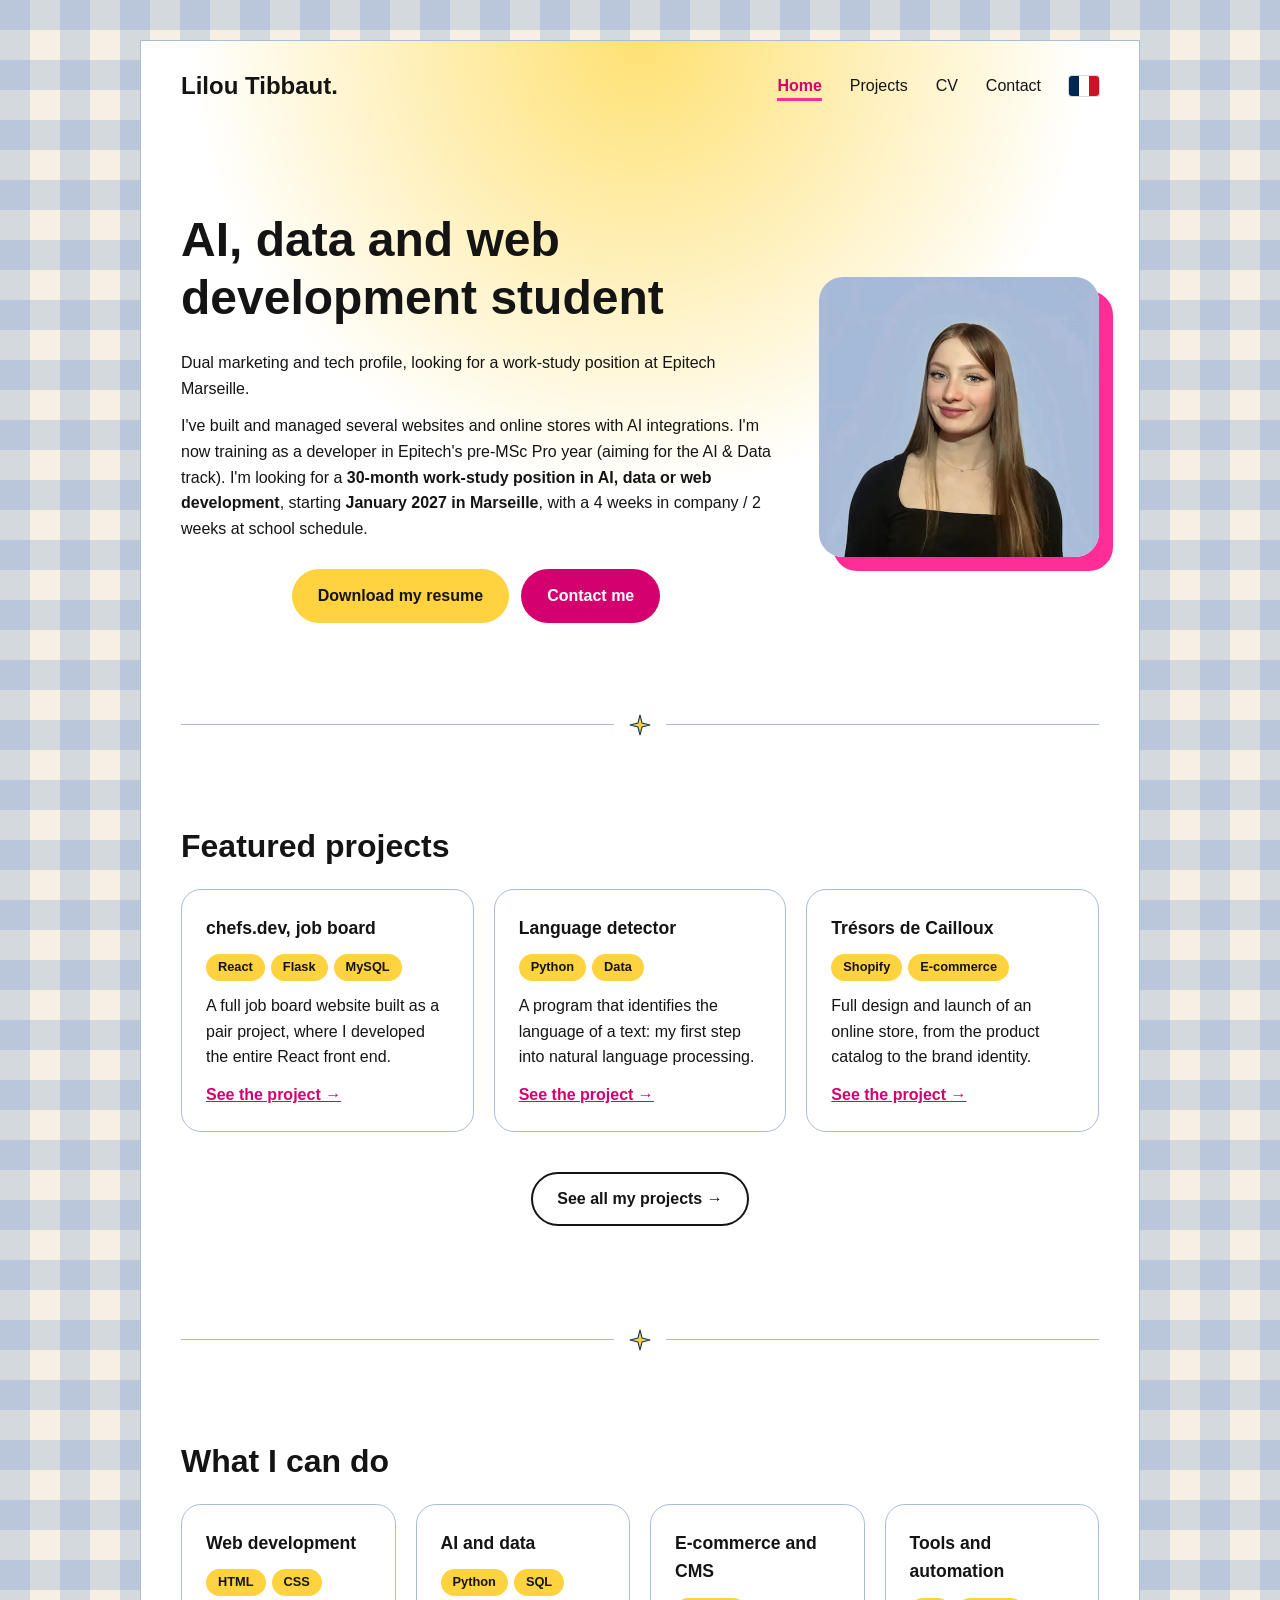
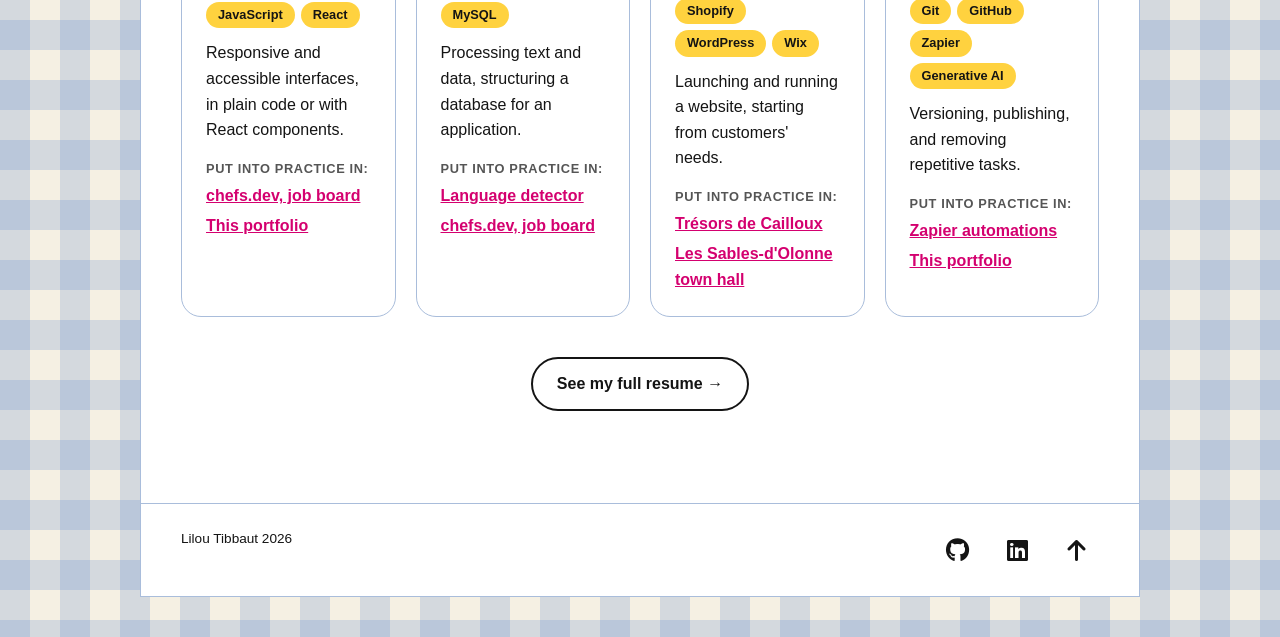
<file: index.html>
<!DOCTYPE html>
<html lang="fr">
<head>
    <meta charset="utf-8">
    <meta name="viewport" content="width=device-width, initial-scale=1.0">
    <title data-i18n="accueil.title">Lilou Tibbaut | Étudiante en informatique</title>
    <meta name="description" content="Portfolio de Lilou Tibbaut, étudiante en IA, data et développement à Epitech Marseille, à la recherche d'une alternance de 30 mois pour janvier 2027." data-i18n-content="accueil.description">
    <link rel="preload" href="https://cdnjs.cloudflare.com/ajax/libs/font-awesome/6.5.2/css/all.min.css" as="style" onload="this.onload=null;this.rel='stylesheet'">
    <noscript><link rel="stylesheet" href="https://cdnjs.cloudflare.com/ajax/libs/font-awesome/6.5.2/css/all.min.css"></noscript>
    <link rel="stylesheet" href="assets/css/style.css">
    <script src="assets/js/traductions.js" defer></script>
    <script src="assets/js/script.js" defer></script>
</head>
<body>
    <a href="#contenu" class="lien-evitement" data-i18n="commun.evitement">Aller au contenu</a>
    <div class="page">
        <header class="entete" id="haut"></header>

        <main id="contenu" tabindex="-1">
            <section class="section">
                <div class="accueil">
                    <div>
                        <h1 data-i18n="accueil.titre">Étudiante en IA, data et développement web</h1>
                        <p data-i18n="accueil.accroche">Double profil marketing et tech, en recherche d'alternance à Epitech Marseille.</p>
                        <p data-i18n="accueil.presentation">J'ai créé et géré plusieurs sites web et e-commerce avec des intégrations IA. Je me forme aujourd'hui au développement en année préparatoire au MSc Pro d'Epitech (parcours IA &amp; Data visé). Je recherche une <strong>alternance de 30 mois en IA, data ou développement web</strong>, dès <strong>janvier 2027 à Marseille</strong>, au rythme de 4 semaines en entreprise et 2 semaines à l'école.</p>
                        <div class="boutons">
                            <a href="assets/docs/cv-lilou-tibbaut.pdf" download class="bouton bouton-jaune" data-i18n="accueil.cv">Télécharger mon CV</a>
                            <a href="contact.html" class="bouton bouton-rose" data-i18n="accueil.contact">Me contacter</a>
                        </div>
                    </div>
                    <img src="assets/img/img_tibbaut_lilou.webp" alt="Portrait de Lilou Tibbaut" data-i18n-alt="accueil.photoAlt" class="photo" width="560" height="560" fetchpriority="high">
                </div>
            </section>

            <div class="separateur"></div>

            <section class="section">
                <h2 data-i18n="accueil.phares">Projets phares</h2>
                <div class="grille">
                    <article class="carte carte--cliquable">
                        <h3 data-i18n="projet.jobboard">Job Board</h3>
                        <ul class="tags"><li>React</li><li>Flask</li><li>MySQL</li></ul>
                        <p data-i18n="accueil.jobboard">Un site d'offres d'emploi complet réalisé en binôme, dont j'ai développé tout le front-end en React.</p>
                        <a href="projets.html#job-board" class="lien lien-principal" data-i18n="commun.voirProjet">Voir le projet →</a>
                    </article>
                    <article class="carte carte--cliquable">
                        <h3 data-i18n="projet.detecteur">Détecteur de langue</h3>
                        <ul class="tags"><li>Python</li><li>Data</li></ul>
                        <p data-i18n="accueil.detecteur">Un programme qui identifie la langue d'un texte : mon premier pas dans le traitement du langage.</p>
                        <a href="projets.html#detecteur-langue" class="lien lien-principal" data-i18n="commun.voirProjet">Voir le projet →</a>
                    </article>
                    <article class="carte carte--cliquable">
                        <h3 data-i18n="projet.tresors">Trésors de Cailloux</h3>
                        <ul class="tags"><li>Shopify</li><li>E-commerce</li></ul>
                        <p data-i18n="accueil.tresors">Conception et mise en ligne complète d'une boutique en ligne, du catalogue à l'identité de marque.</p>
                        <a href="projets.html#tresors-de-cailloux" class="lien lien-principal" data-i18n="commun.voirProjet">Voir le projet →</a>
                    </article>
                </div>
                <p class="centre">
                    <a href="projets.html" class="bouton bouton-contour" data-i18n="accueil.tousProjets">Voir tous mes projets →</a>
                </p>
            </section>

            <div class="separateur"></div>

            <section class="section">
                <h2 data-i18n="accueil.competences">Ce que je sais faire</h2>
                <div class="grille grille-4">
                    <article class="carte">
                        <h3 data-i18n="accueil.compWeb">Développement web</h3>
                        <ul class="tags"><li>HTML</li><li>CSS</li><li>JavaScript</li><li>React</li></ul>
                        <p data-i18n="accueil.compWebTexte">Des interfaces responsives et accessibles, en code natif ou en composants React.</p>
                        <p class="vu-dans" data-i18n="accueil.vuDans">Mis en pratique dans :</p>
                        <ul class="carte-liens">
                            <li><a href="projets.html#job-board" class="lien" data-i18n="projet.jobboard">Job Board</a></li>
                            <li><a href="projets.html#portfolio" class="lien" data-i18n="projet.portfolio">Ce portfolio</a></li>
                        </ul>
                    </article>
                    <article class="carte">
                        <h3 data-i18n="accueil.compData">IA et data</h3>
                        <ul class="tags"><li>Python</li><li>SQL</li><li>MySQL</li></ul>
                        <p data-i18n="accueil.compDataTexte">Traiter du texte et des données, structurer une base pour une application.</p>
                        <p class="vu-dans" data-i18n="accueil.vuDans">Mis en pratique dans :</p>
                        <ul class="carte-liens">
                            <li><a href="projets.html#detecteur-langue" class="lien" data-i18n="projet.detecteur">Détecteur de langue</a></li>
                            <li><a href="projets.html#job-board" class="lien" data-i18n="projet.jobboard">Job Board</a></li>
                        </ul>
                    </article>
                    <article class="carte">
                        <h3 data-i18n="accueil.compEcommerce">E-commerce et CMS</h3>
                        <ul class="tags"><li>Shopify</li><li>WordPress</li><li>Wix</li></ul>
                        <p data-i18n="accueil.compEcommerceTexte">Lancer et faire vivre un site, en partant des besoins des clients.</p>
                        <p class="vu-dans" data-i18n="accueil.vuDans">Mis en pratique dans :</p>
                        <ul class="carte-liens">
                            <li><a href="projets.html#tresors-de-cailloux" class="lien">Trésors de Cailloux</a></li>
                            <li><a href="projets.html#mairie" class="lien" data-i18n="accueil.mairieCourt">Mairie des Sables-d'Olonne</a></li>
                        </ul>
                    </article>
                    <article class="carte">
                        <h3 data-i18n="accueil.compOutils">Outils et automatisation</h3>
                        <ul class="tags"><li>Git</li><li>GitHub</li><li>Zapier</li><li data-i18n="tag.iaGen">IA générative</li></ul>
                        <p data-i18n="accueil.compOutilsTexte">Versionner, publier, et supprimer les tâches répétitives.</p>
                        <p class="vu-dans" data-i18n="accueil.vuDans">Mis en pratique dans :</p>
                        <ul class="carte-liens">
                            <li><a href="projets.html#automatisations" class="lien" data-i18n="projet.automatisations">Automatisations Zapier</a></li>
                            <li><a href="projets.html#portfolio" class="lien" data-i18n="projet.portfolio">Ce portfolio</a></li>
                        </ul>
                    </article>
                </div>
                <p class="centre">
                    <a href="cv.html" class="bouton bouton-contour" data-i18n="accueil.voirCv">Voir mon CV complet →</a>
                </p>
            </section>
        </main>

        <footer class="footer"></footer>
    </div>
</body>
</html>
</file>
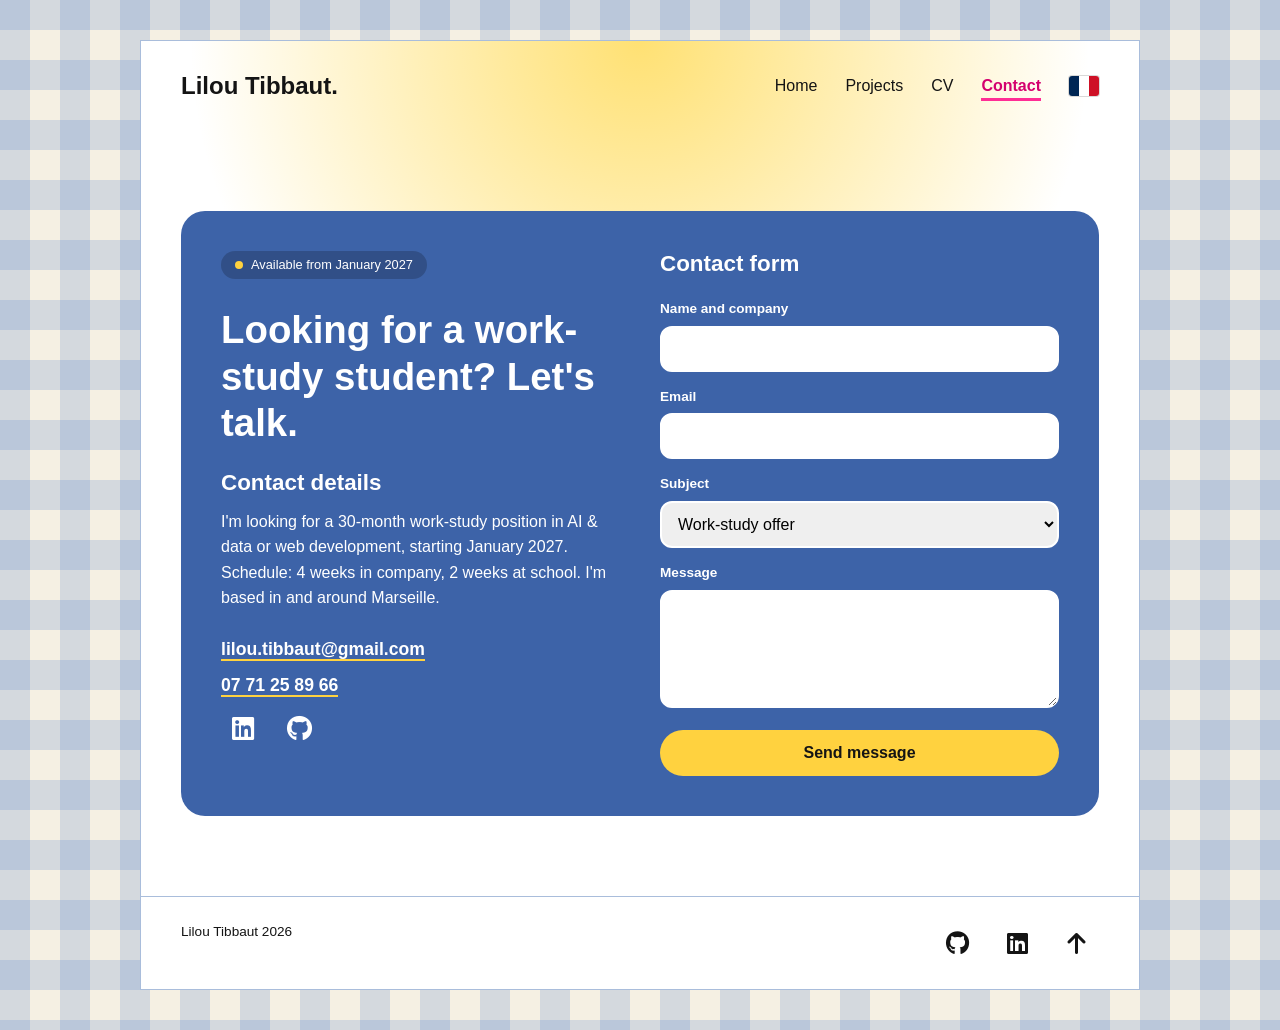
<file: contact.html>
<!DOCTYPE html>
<html lang="fr">
<head>
    <meta charset="utf-8">
    <meta name="viewport" content="width=device-width, initial-scale=1.0">
    <title data-i18n="contact.title">Contact | Lilou Tibbaut</title>
    <meta name="description" content="Contacter Lilou Tibbaut pour une alternance de 30 mois en IA, data ou développement web à partir de janvier 2027, à Marseille et alentours." data-i18n-content="contact.description">
    <link rel="preload" href="https://cdnjs.cloudflare.com/ajax/libs/font-awesome/6.5.2/css/all.min.css" as="style" onload="this.onload=null;this.rel='stylesheet'">
    <noscript><link rel="stylesheet" href="https://cdnjs.cloudflare.com/ajax/libs/font-awesome/6.5.2/css/all.min.css"></noscript>
    <link rel="stylesheet" href="assets/css/style.css">
    <script src="assets/js/traductions.js" defer></script>
    <script src="assets/js/script.js" defer></script>
</head>
<body>
    <a href="#contenu" class="lien-evitement" data-i18n="commun.evitement">Aller au contenu</a>
    <div class="page">
        <header class="entete" id="haut"></header>

        <main id="contenu" tabindex="-1">
            <section class="section">
                <div class="contact">
                    <div>
                        <p class="badge"><span class="point"></span> <span data-i18n="contact.dispo">Disponible pour janvier 2027</span></p>
                        <h1 data-i18n="contact.titre">Une alternance ? Parlons-en.</h1>

                        <h2 data-i18n="contact.coordonnees">Coordonnées</h2>
                        <p data-i18n="contact.texte">Je recherche une alternance de 30 mois en IA &amp; data ou en développement web, à partir de janvier 2027. Rythme : 4 semaines en entreprise, 2 semaines à l'école. Je suis basée à Marseille et ses alentours.</p>
                        <p class="email"><a href="mailto:lilou.tibbaut@gmail.com">lilou.tibbaut@gmail.com</a></p>
                        <p class="telephone"><a href="tel:+33771258966">07 71 25 89 66</a></p>
                        <ul class="liens">
                            <li>
                                <a href="https://www.linkedin.com/in/lilou-tibbaut-952040192/" target="_blank" rel="noopener" aria-label="Mon profil LinkedIn" title="LinkedIn" data-i18n-aria="contact.linkedinAria">
                                    <i class="fa-brands fa-linkedin" aria-hidden="true"></i>
                                </a>
                            </li>
                            <li>
                                <a href="https://github.com/liloutbbt" target="_blank" rel="noopener" aria-label="Mon profil GitHub" title="GitHub" data-i18n-aria="contact.githubAria">
                                    <i class="fa-brands fa-github" aria-hidden="true"></i>
                                </a>
                            </li>
                        </ul>
                    </div>

                    <div>
                        <h2 data-i18n="contact.formulaire">Formulaire</h2>
                        <form action="mailto:lilou.tibbaut@gmail.com" method="post" enctype="text/plain" class="formulaire">
                            <label for="nom" data-i18n="contact.nom">Nom et entreprise</label>
                            <input type="text" id="nom" name="nom" autocomplete="name" required>
                            <label for="email" data-i18n="contact.email">E-mail</label>
                            <input type="email" id="email" name="email" autocomplete="email" required>
                            <label for="sujet" data-i18n="contact.sujet">Sujet</label>
                            <select id="sujet" name="sujet">
                                <option value="alternance" data-i18n="contact.alternance">Proposition d'alternance</option>
                                <option value="question" data-i18n="contact.question">Question</option>
                                <option value="autre" data-i18n="contact.autre">Autre</option>
                            </select>
                            <label for="message" data-i18n="contact.message">Message</label>
                            <textarea id="message" name="message" rows="5" required></textarea>
                            <button type="submit" class="bouton bouton-jaune" data-i18n="contact.envoyer">Envoyer le message</button>
                        </form>
                    </div>
                </div>
            </section>
        </main>

        <footer class="footer"></footer>
    </div>
</body>
</html>
</file>
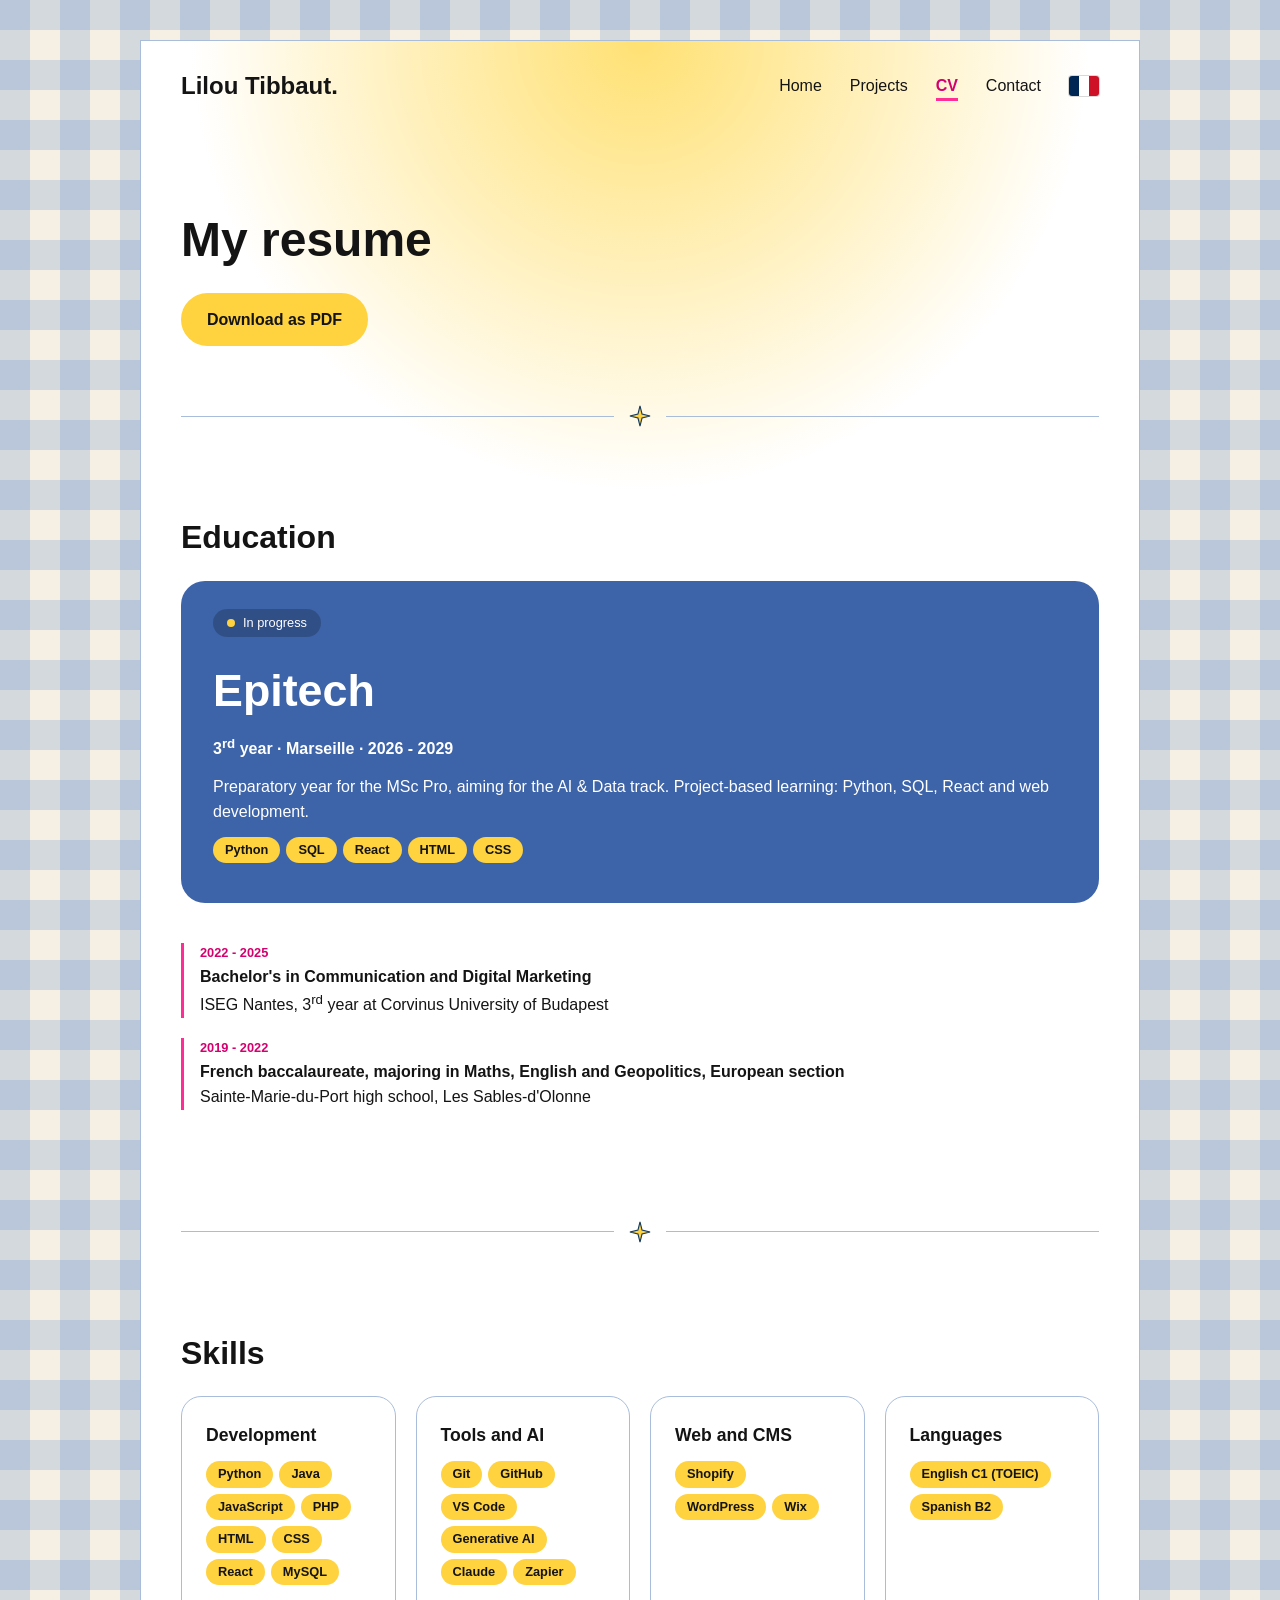
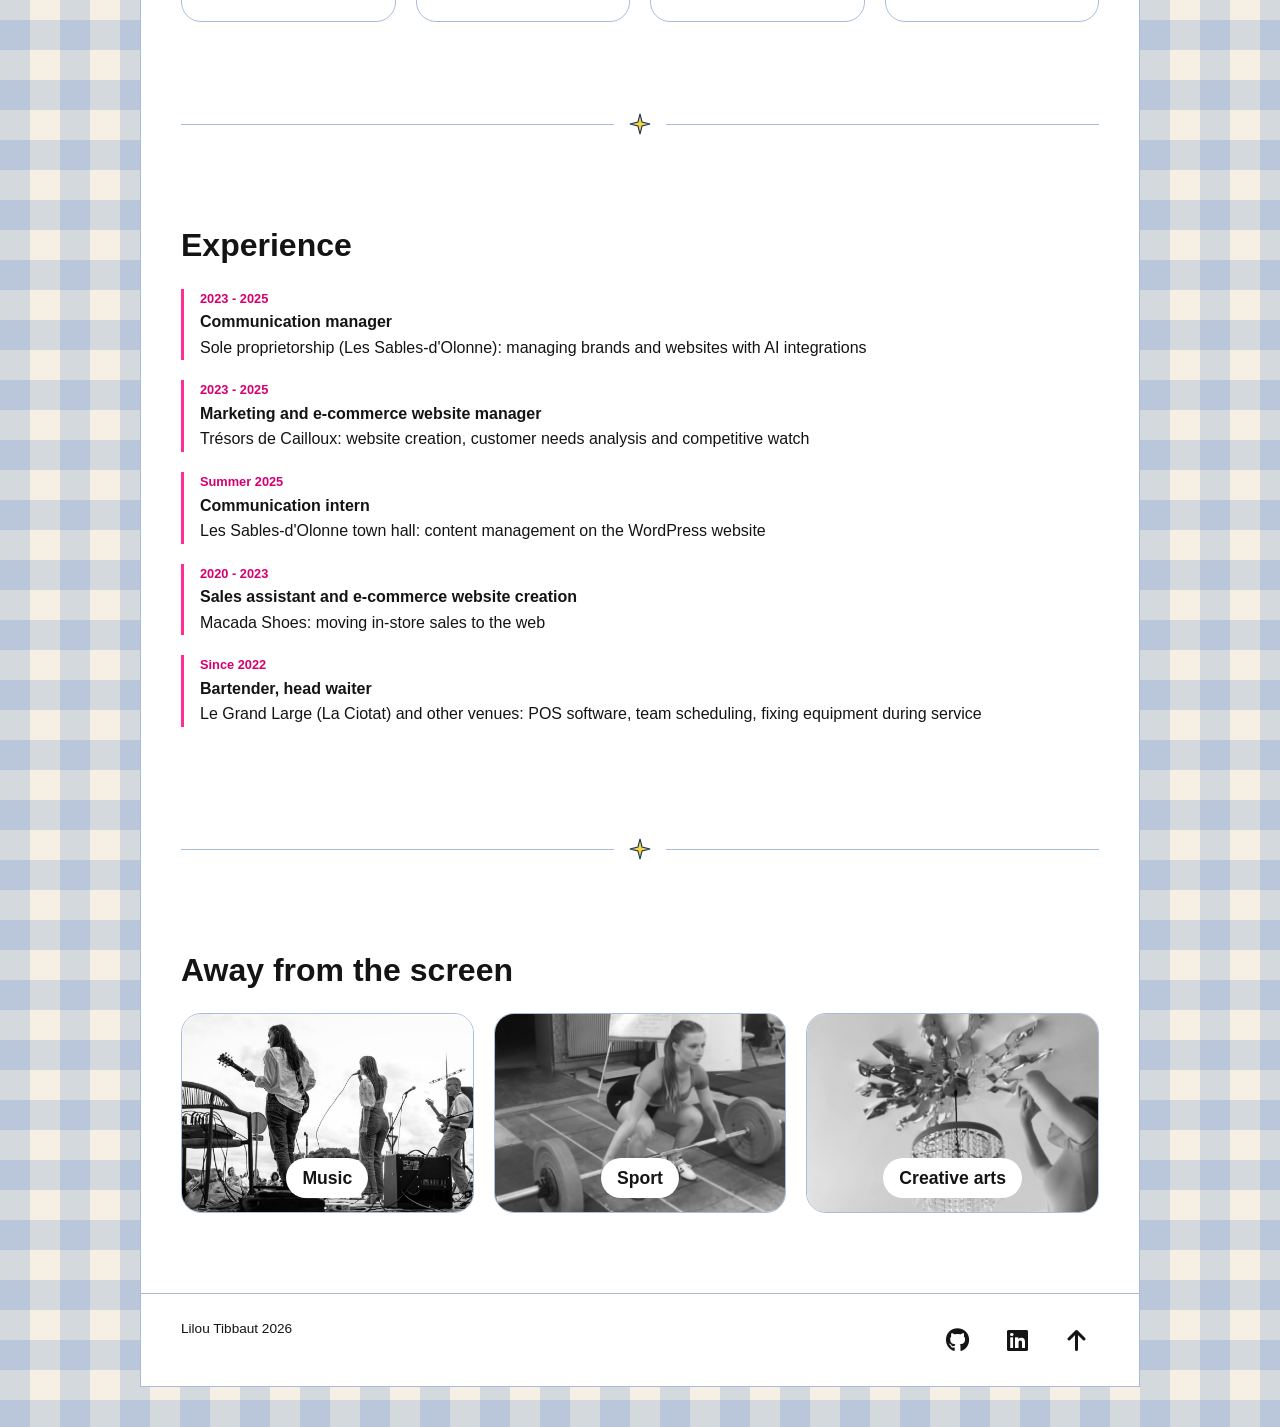
<file: cv.html>
<!DOCTYPE html>
<html lang="fr">
<head>
    <meta charset="utf-8">
    <meta name="viewport" content="width=device-width, initial-scale=1.0">
    <title data-i18n="cv.title">Mon CV | Lilou Tibbaut</title>
    <meta name="description" content="CV de Lilou Tibbaut : étudiante en IA, data et développement à Epitech Marseille, en recherche d'alternance pour janvier 2027." data-i18n-content="cv.description">
    <link rel="preload" href="https://cdnjs.cloudflare.com/ajax/libs/font-awesome/6.5.2/css/all.min.css" as="style" onload="this.onload=null;this.rel='stylesheet'">
    <noscript><link rel="stylesheet" href="https://cdnjs.cloudflare.com/ajax/libs/font-awesome/6.5.2/css/all.min.css"></noscript>
    <link rel="stylesheet" href="assets/css/style.css">
    <script src="assets/js/traductions.js" defer></script>
    <script src="assets/js/script.js" defer></script>
</head>
<body>
    <a href="#contenu" class="lien-evitement" data-i18n="commun.evitement">Aller au contenu</a>
    <div class="page">
        <header class="entete" id="haut"></header>

        <main id="contenu" tabindex="-1">
            <section class="section intro">
                <h1 data-i18n="cv.titre">Mon CV</h1>
                <a href="assets/docs/cv-lilou-tibbaut.pdf" download class="bouton bouton-jaune" data-i18n="cv.pdf">Télécharger en PDF</a>
            </section>

            <div class="separateur"></div>

            <section class="section">
                <h2 data-i18n="cv.formations">Formations</h2>
                <div class="epitech">
                    <p class="badge"><span class="point"></span> <span data-i18n="cv.enCours">En cours</span></p>
                    <h3>Epitech</h3>
                    <p data-i18n="cv.epitechAnnee"><strong>3<sup>e</sup> année · Marseille · 2026 - 2029</strong></p>
                    <p data-i18n="cv.epitechTexte">Année préparatoire au MSc Pro, parcours IA &amp; Data visé. Apprentissage par projets : Python, SQL, React et développement web.</p>
                    <ul class="tags"><li>Python</li><li>SQL</li><li>React</li><li>HTML</li><li>CSS</li></ul>
                </div>
                <ul class="liste">
                    <li>
                        <span class="date">2022 - 2025</span>
                        <strong data-i18n="cv.bachelor">Bachelor Communication et Marketing digital</strong>
                        <span data-i18n="cv.bachelorLieu">ISEG Nantes, 3<sup>e</sup> année à la Corvinus University of Budapest</span>
                    </li>
                    <li>
                        <span class="date">2019 - 2022</span>
                        <strong data-i18n="cv.bac">Bac général avec spécialité Maths, Anglais et Géopolitique, option Européenne</strong>
                        <span data-i18n="cv.bacLieu">Lycée Sainte-Marie-du-Port, Les Sables-d'Olonne</span>
                    </li>
                </ul>
            </section>

            <div class="separateur"></div>

            <section class="section">
                <h2 data-i18n="cv.competences">Compétences</h2>
                <div class="grille grille-4">
                    <div class="carte">
                        <h3 data-i18n="cv.langages">Développement</h3>
                        <ul class="tags"><li>Python</li><li>Java</li><li>JavaScript</li><li>PHP</li><li>HTML</li><li>CSS</li><li>React</li><li>MySQL</li></ul>
                    </div>
                    <div class="carte">
                        <h3 data-i18n="cv.outils">Outils et IA</h3>
                        <ul class="tags"><li>Git</li><li>GitHub</li><li>VS Code</li><li data-i18n="tag.iaGen">IA générative</li><li>Claude</li><li>Zapier</li></ul>
                    </div>
                    <div class="carte">
                        <h3 data-i18n="cv.web">Web et CMS</h3>
                        <ul class="tags"><li>Shopify</li><li>WordPress</li><li>Wix</li></ul>
                    </div>
                    <div class="carte">
                        <h3 data-i18n="cv.langues">Langues</h3>
                        <ul class="tags"><li data-i18n="tag.anglais">Anglais C1 (TOEIC)</li><li data-i18n="tag.espagnol">Espagnol B2</li></ul>
                    </div>
                </div>
            </section>

            <div class="separateur"></div>

            <section class="section">
                <h2 data-i18n="cv.experiences">Expériences</h2>
                <ul class="liste">
                    <li>
                        <span class="date">2023 - 2025</span>
                        <strong data-i18n="cv.freelance">Responsable communication</strong>
                        <span data-i18n="cv.freelanceTexte">Micro-entreprise (Les Sables-d'Olonne) : gestion de marques et de sites web avec intégrations IA</span>
                    </li>
                    <li>
                        <span class="date">2023 - 2025</span>
                        <strong data-i18n="cv.tresors">Responsable marketing et site e-commerce</strong>
                        <span data-i18n="cv.tresorsTexte">Trésors de Cailloux : création du site, analyse des besoins clients et veille concurrentielle</span>
                    </li>
                    <li>
                        <span class="date" data-i18n="cv.ete2025">Été 2025</span>
                        <strong data-i18n="cv.stage">Stagiaire communication</strong>
                        <span data-i18n="cv.stageTexte">Mairie des Sables-d'Olonne : gestion de contenus sur le site WordPress</span>
                    </li>
                    <li>
                        <span class="date">2020 - 2023</span>
                        <strong data-i18n="cv.macada">Vendeuse et création du site e-commerce</strong>
                        <span data-i18n="cv.macadaTexte">Macada Shoes : migration de la vente en boutique vers le web</span>
                    </li>
                    <li>
                        <span class="date" data-i18n="cv.depuis2022">Depuis 2022</span>
                        <strong data-i18n="cv.barmaid">Barmaid, chef de rang</strong>
                        <span data-i18n="cv.barmaidTexte">Le Grand Large (La Ciotat) et autres établissements : logiciels de caisse, planification des équipes, dépannage du matériel en plein service</span>
                    </li>
                </ul>
            </section>

            <div class="separateur"></div>

            <section class="section">
                <h2 data-i18n="cv.horsEcran">En dehors de l'écran</h2>
                <div class="grille">
                    <div class="flip" tabindex="0">
                        <div class="flip-interieur">
                            <div class="face face-avant">
                                <img src="assets/img/musique.jpg" alt="Guitare et instruments de musique" data-i18n-alt="cv.musiqueAlt">
                                <h3 data-i18n="cv.musique">Musique</h3>
                            </div>
                            <div class="face face-arriere">
                                <p data-i18n="cv.musiqueTexte">Guitare, basse, chant et synthétiseur. J'ai joué dans un groupe : chacun sa partie, mais tout doit tourner ensemble, comme une équipe de dev.</p>
                            </div>
                        </div>
                    </div>
                    <div class="flip" tabindex="0">
                        <div class="flip-interieur">
                            <div class="face face-avant">
                                <img src="assets/img/sport.jpg" alt="Séance de sport" data-i18n-alt="cv.sportAlt">
                                <h3 data-i18n="cv.sport">Sport</h3>
                            </div>
                            <div class="face face-arriere">
                                <p data-i18n="cv.sportTexte">Haltérophilie, musculation et course à pied. Discipline, régularité et progression pas à pas.</p>
                            </div>
                        </div>
                    </div>
                    <div class="flip" tabindex="0">
                        <div class="flip-interieur">
                            <div class="face face-avant">
                                <img src="assets/img/arts.jpg" alt="Peinture et perles" data-i18n-alt="cv.artsAlt">
                                <h3 data-i18n="cv.arts">Arts créatifs</h3>
                            </div>
                            <div class="face face-arriere">
                                <p data-i18n="cv.artsTexte">Peinture, perles, tout ce qui se fait avec les mains. Patience et souci du détail.</p>
                            </div>
                        </div>
                    </div>
                </div>
            </section>
        </main>

        <footer class="footer"></footer>
    </div>
</body>
</html>
</file>
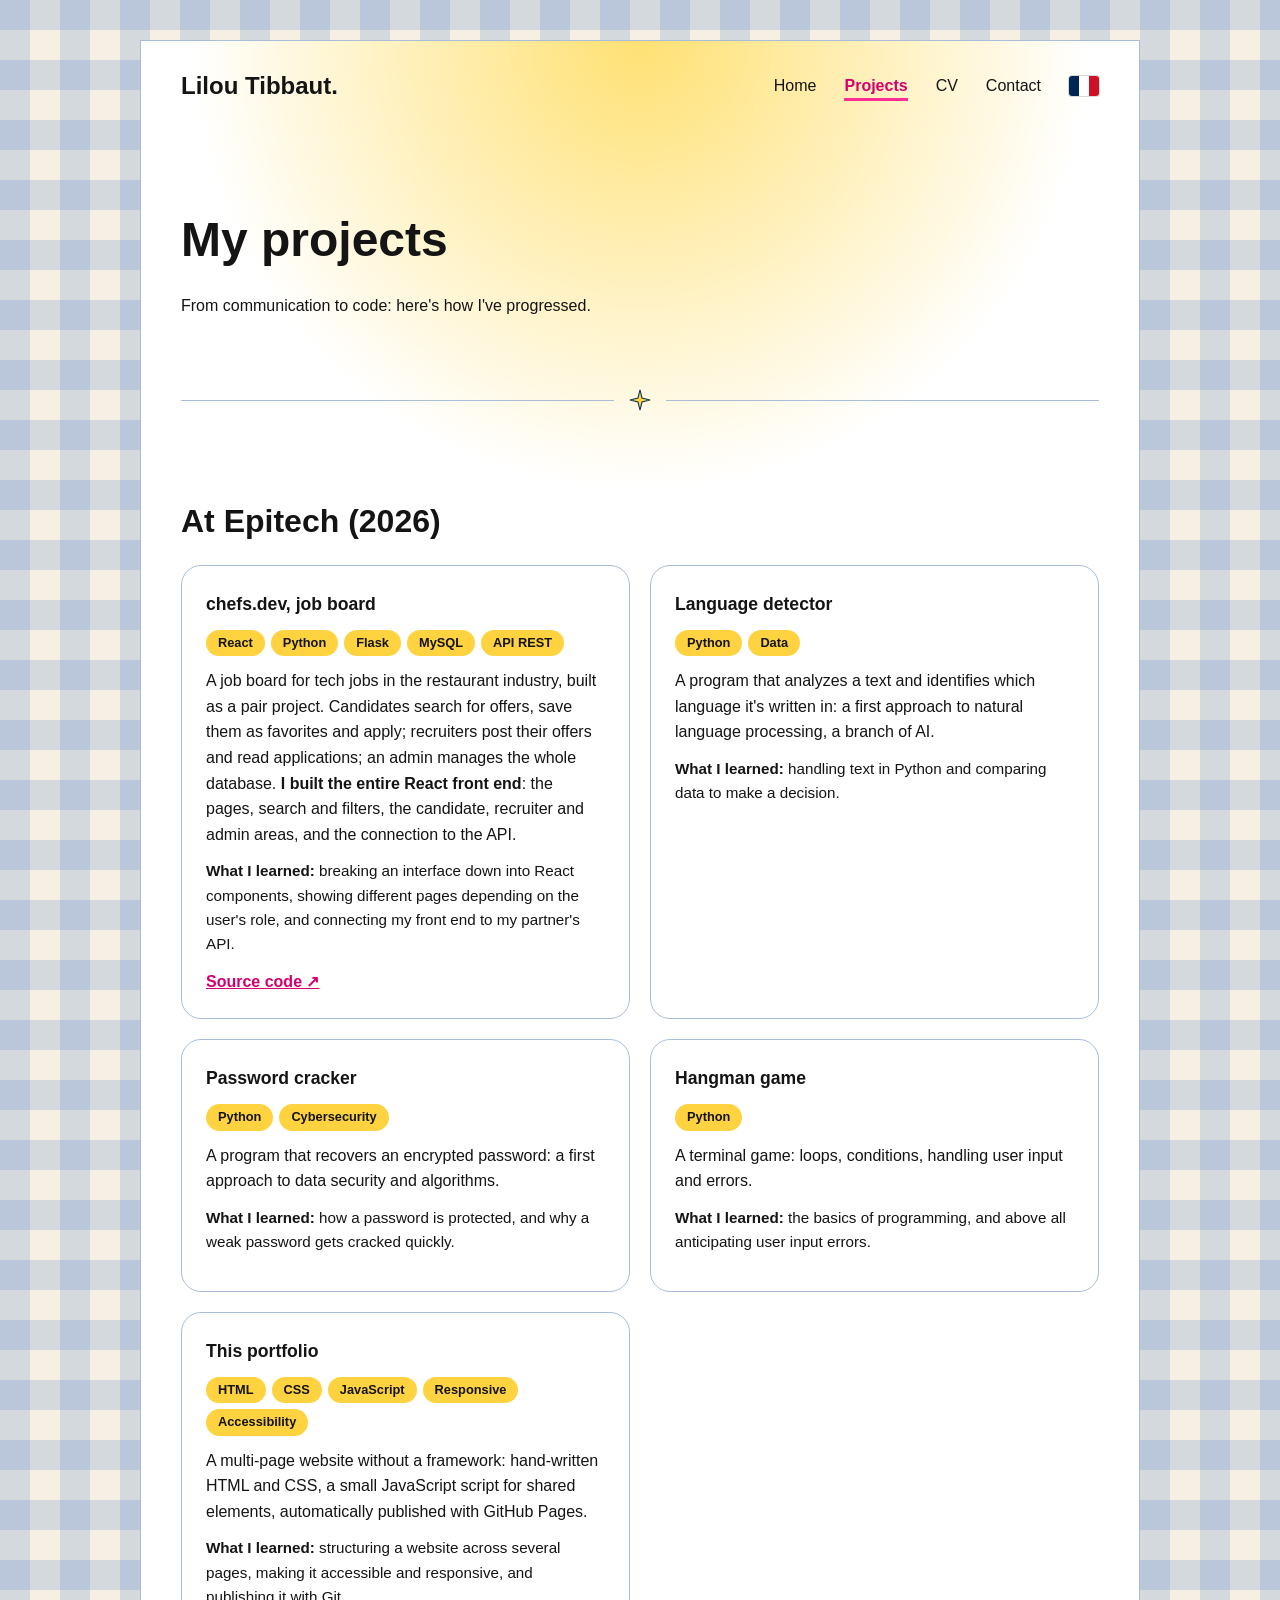
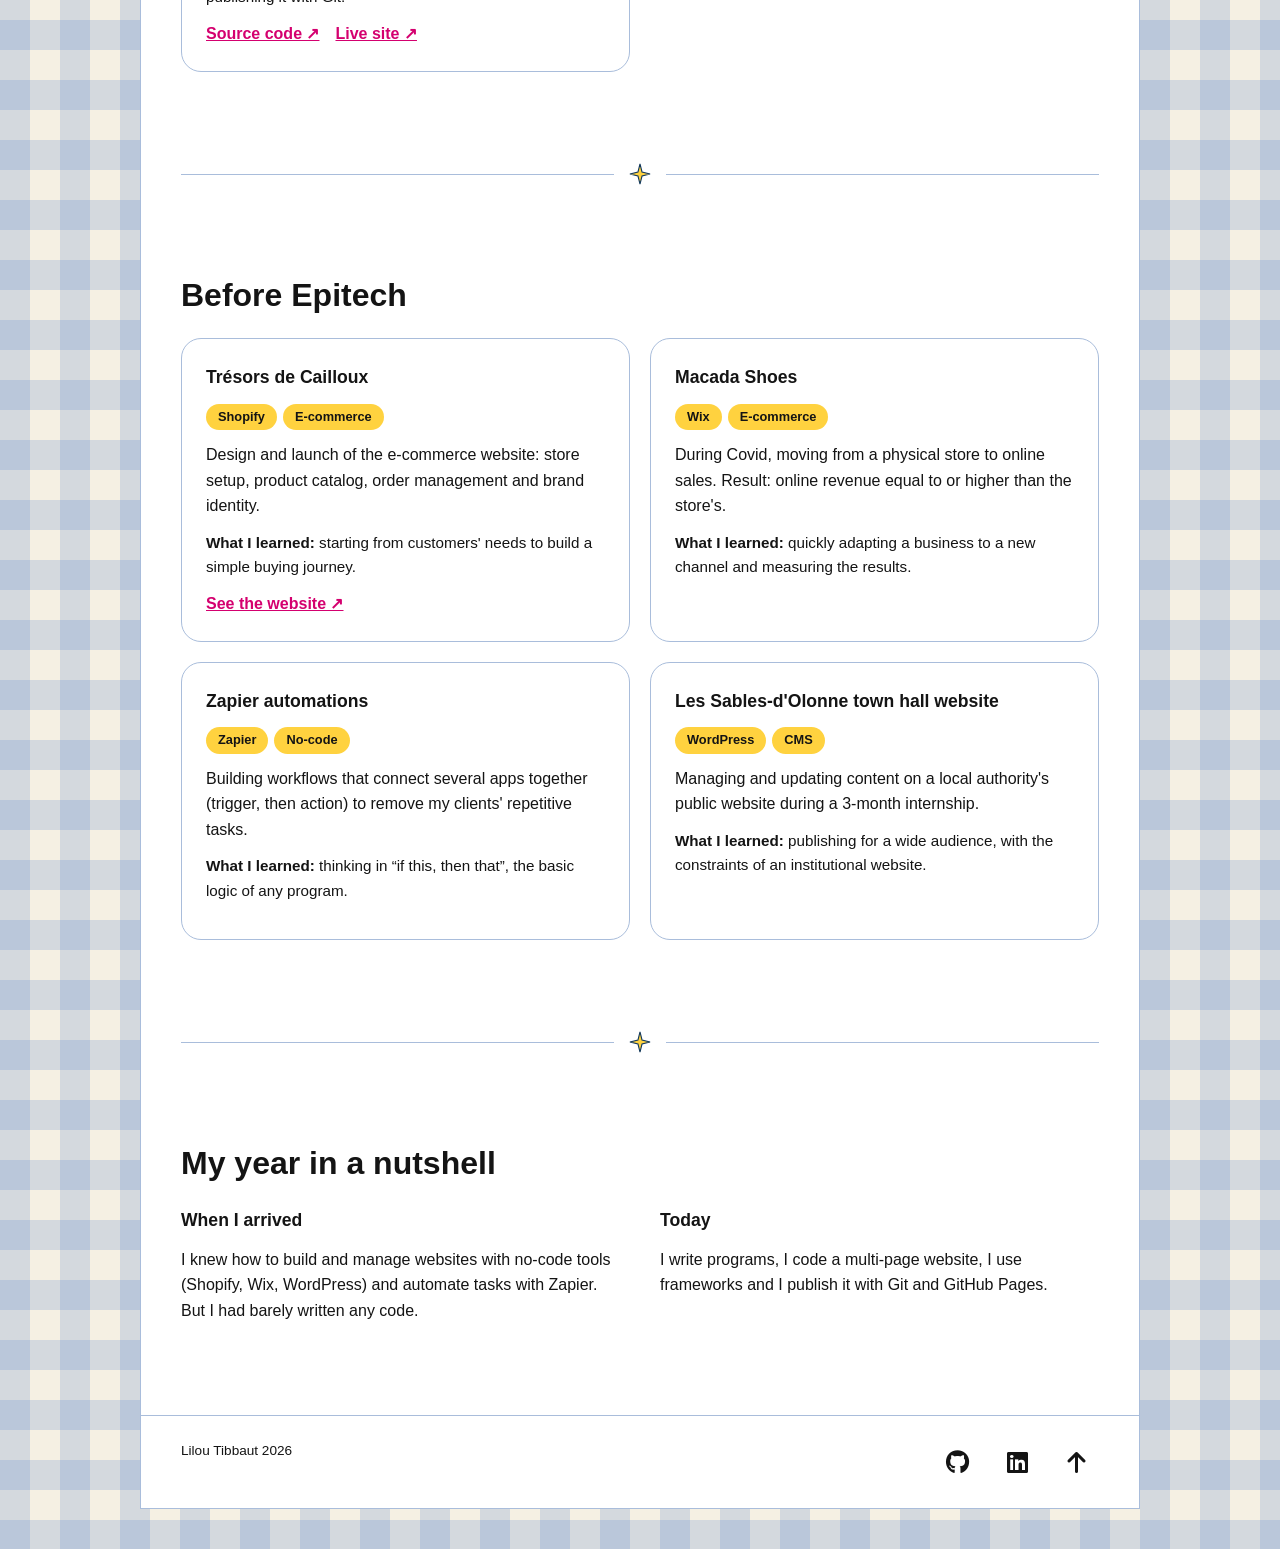
<file: projets.html>
<!DOCTYPE html>
<html lang="fr">
<head>
    <meta charset="utf-8">
    <meta name="viewport" content="width=device-width, initial-scale=1.0">
    <title data-i18n="projets.title">Mes projets | Lilou Tibbaut</title>
    <meta name="description" content="Les projets de Lilou Tibbaut : Python, IA et cybersécurité à Epitech, et sites e-commerce, automatisations et CMS avant Epitech." data-i18n-content="projets.description">
    <link rel="preload" href="https://cdnjs.cloudflare.com/ajax/libs/font-awesome/6.5.2/css/all.min.css" as="style" onload="this.onload=null;this.rel='stylesheet'">
    <noscript><link rel="stylesheet" href="https://cdnjs.cloudflare.com/ajax/libs/font-awesome/6.5.2/css/all.min.css"></noscript>
    <link rel="stylesheet" href="assets/css/style.css">
    <script src="assets/js/traductions.js" defer></script>
    <script src="assets/js/script.js" defer></script>
</head>
<body>
    <a href="#contenu" class="lien-evitement" data-i18n="commun.evitement">Aller au contenu</a>
    <div class="page">
        <header class="entete" id="haut"></header>

        <main id="contenu" tabindex="-1">
            <section class="section intro">
                <h1 data-i18n="projets.titre">Mes projets</h1>
                <p data-i18n="projets.intro">De la com au code : voici comment j'ai progressé.</p>
            </section>

            <div class="separateur"></div>

            <section class="section">
                <h2 data-i18n="projets.epitech">À Epitech (2026)</h2>
                <div class="grille grille-2">
                    <article class="carte carte--cliquable" id="job-board">
                        <h3 data-i18n="projet.jobboard">Job Board</h3>
                        <ul class="tags"><li>React</li><li>Python</li><li>Flask</li><li>MySQL</li><li>API REST</li></ul>
                        <p data-i18n="projets.jobboard.texte">Site d'offres d'emploi pour les métiers de l'informatique dans la restauration, réalisé en binôme. Les candidats cherchent des offres, les mettent en favori et postulent ; les recruteurs publient leurs offres et lisent les candidatures ; un admin gère toute la base. <strong>J'ai développé tout le front-end en React</strong> : les pages, la recherche et les filtres, les espaces candidat, recruteur et admin, et la connexion à l'API.</p>
                        <p class="appris" data-i18n="projets.jobboard.appris"><strong>Ce que j'ai appris :</strong> découper une interface en composants React, afficher des pages différentes selon le rôle de l'utilisateur, et faire communiquer mon front avec l'API de mon binôme.</p>
                        <ul class="carte-liens">
                            <li><a href="https://github.com/liloutbbt/Chefs.dev_Job-board" target="_blank" rel="noopener" class="lien lien-principal" data-i18n="commun.codeSource">Code source ↗</a></li>
                        </ul>
                    </article>
                    <article class="carte" id="detecteur-langue">
                        <h3 data-i18n="projet.detecteur">Détecteur de langue</h3>
                        <ul class="tags"><li>Python</li><li>Data</li></ul>
                        <p data-i18n="projets.detecteur.texte">Programme qui analyse un texte et identifie dans quelle langue il est écrit : une première approche du traitement du langage, une branche de l'IA.</p>
                        <p class="appris" data-i18n="projets.detecteur.appris"><strong>Ce que j'ai appris :</strong> manipuler du texte en Python et comparer des données pour en tirer une décision.</p>
                    </article>
                    <article class="carte" id="decrypteur">
                        <h3 data-i18n="projet.decrypteur">Décrypteur de mots de passe</h3>
                        <ul class="tags"><li>Python</li><li data-i18n="tag.cyber">Cybersécurité</li></ul>
                        <p data-i18n="projets.decrypteur.texte">Programme qui retrouve un mot de passe chiffré : une première approche de la sécurité des données et des algorithmes.</p>
                        <p class="appris" data-i18n="projets.decrypteur.appris"><strong>Ce que j'ai appris :</strong> comment un mot de passe est protégé, et pourquoi un mot de passe faible se retrouve vite.</p>
                    </article>
                    <article class="carte" id="pendu">
                        <h3 data-i18n="projet.pendu">Jeu du pendu</h3>
                        <ul class="tags"><li>Python</li></ul>
                        <p data-i18n="projets.pendu.texte">Jeu dans le terminal : boucles, conditions, gestion des saisies de l'utilisateur et des erreurs.</p>
                        <p class="appris" data-i18n="projets.pendu.appris"><strong>Ce que j'ai appris :</strong> les bases de la programmation, et surtout anticiper les erreurs de saisie de l'utilisateur.</p>
                    </article>
                    <article class="carte carte--cliquable" id="portfolio">
                        <h3 data-i18n="projet.portfolio">Ce portfolio</h3>
                        <ul class="tags"><li>HTML</li><li>CSS</li><li>JavaScript</li><li>Responsive</li><li data-i18n="tag.accessibilite">Accessibilité</li></ul>
                        <p data-i18n="projets.portfolio.texte">Site multi-pages sans framework : HTML et CSS écrits à la main, un petit script JavaScript pour les éléments communs, publié automatiquement avec GitHub Pages.</p>
                        <p class="appris" data-i18n="projets.portfolio.appris"><strong>Ce que j'ai appris :</strong> structurer un site sur plusieurs pages, le rendre accessible et responsive, et le publier avec Git.</p>
                        <ul class="carte-liens">
                            <li><a href="https://github.com/liloutbbt/Mon-Portfolio" target="_blank" rel="noopener" class="lien lien-principal" data-i18n="commun.codeSource">Code source ↗</a></li>
                            <li><a href="https://liloutbbt.github.io/Mon-Portfolio/" target="_blank" rel="noopener" class="lien" data-i18n="projets.siteEnLigne">Site en ligne ↗</a></li>
                        </ul>
                    </article>
                </div>
            </section>

            <div class="separateur"></div>

            <section class="section">
                <h2 data-i18n="projets.avant">Avant Epitech</h2>
                <div class="grille grille-2">
                    <article class="carte carte--cliquable" id="tresors-de-cailloux">
                        <h3>Trésors de Cailloux</h3>
                        <ul class="tags"><li>Shopify</li><li>E-commerce</li></ul>
                        <p data-i18n="projets.tresors.texte">Conception et mise en ligne du site e-commerce : configuration de la boutique, catalogue produits, gestion des commandes et identité de la marque.</p>
                        <p class="appris" data-i18n="projets.tresors.appris"><strong>Ce que j'ai appris :</strong> partir des besoins des clients pour construire un parcours d'achat simple.</p>
                        <ul class="carte-liens">
                            <li><a href="https://tresorsdecailloux.com" target="_blank" rel="noopener" class="lien lien-principal" data-i18n="projets.voirSite">Voir le site ↗</a></li>
                        </ul>
                    </article>
                    <article class="carte" id="macada-shoes">
                        <h3>Macada Shoes</h3>
                        <ul class="tags"><li>Wix</li><li>E-commerce</li></ul>
                        <p data-i18n="projets.macada.texte">Pendant le Covid, passage d'un magasin physique à la vente en ligne. Résultat : un chiffre d'affaires en ligne égal ou supérieur à celui du magasin.</p>
                        <p class="appris" data-i18n="projets.macada.appris"><strong>Ce que j'ai appris :</strong> adapter vite une activité à un nouveau canal et mesurer les résultats.</p>
                    </article>
                    <article class="carte" id="automatisations">
                        <h3 data-i18n="projet.automatisations">Automatisations Zapier</h3>
                        <ul class="tags"><li>Zapier</li><li>No-code</li></ul>
                        <p data-i18n="projets.automatisations.texte">Création de workflows qui relient plusieurs applications entre elles (déclencheur puis action) pour supprimer les tâches répétitives de mes clients.</p>
                        <p class="appris" data-i18n="projets.automatisations.appris"><strong>Ce que j'ai appris :</strong> raisonner en « si ceci, alors cela », la logique de base de tout programme.</p>
                    </article>
                    <article class="carte" id="mairie">
                        <h3 data-i18n="projet.mairie">Site de la Mairie des Sables-d'Olonne</h3>
                        <ul class="tags"><li>WordPress</li><li>CMS</li></ul>
                        <p data-i18n="projets.mairie.texte">Gestion et mise à jour de contenus sur le site public d'une collectivité pendant un stage de 3 mois.</p>
                        <p class="appris" data-i18n="projets.mairie.appris"><strong>Ce que j'ai appris :</strong> publier pour un large public, avec les contraintes d'un site institutionnel.</p>
                    </article>
                </div>
            </section>

            <div class="separateur"></div>

            <section class="section">
                <h2 data-i18n="projets.bilan">Mon année en bref</h2>
                <div class="colonnes">
                    <div>
                        <h3 data-i18n="projets.arriveeTitre">En arrivant</h3>
                        <p data-i18n="projets.arriveeTexte">Je savais créer et gérer des sites avec des outils no-code (Shopify, Wix, WordPress) et automatiser des tâches avec Zapier. Mais je n'avais quasiment pas écrit de code.</p>
                    </div>
                    <div>
                        <h3 data-i18n="projets.aujourdhuiTitre">Aujourd'hui</h3>
                        <p data-i18n="projets.aujourdhuiTexte">J'écris des programmes, je code un site multi-pages, j'utilise des frameworks et je le publie avec Git et GitHub Pages.</p>
                    </div>
                </div>
            </section>
        </main>

        <footer class="footer"></footer>
    </div>
</body>
</html>
</file>
<file: assets/css/style.css>
:root {
  --texte: #141414;
  --gris: #555;
  --blanc: #fff;
  --fond: #f5f0e3;
  --bordure: #a9bddb;

  --rose: #d4006f;
  --rose-fonce: #a8005a;
  --rose-vif: #ff2d95;
  --jaune: #ffd23f;
  --jaune-fonce: #e6b800;
  --bleu: #3d63a8;
  --bleu-nuit: #10375d;
  --vert: #22c55e;

  --rayon: 20px;
  --rayon-bouton: 30px;
  --transition: 0.3s;
}


* { box-sizing: border-box; }
html { scroll-behavior: smooth; }

body {
  margin: 0;
  padding: 40px 0;
  font-family: Arial, sans-serif;
  color: var(--texte);
  line-height: 1.6;
  background-color: var(--fond);
  background-image:
    linear-gradient(90deg, rgba(80, 125, 200, 0.2) 50%, transparent 50%),
    linear-gradient(rgba(80, 125, 200, 0.2) 50%, transparent 50%);
  background-size: 60px 60px;
}

h1 { font-size: 3rem; margin: 0 0 24px; line-height: 1.2; }
h2 { font-size: 2rem; margin: 0 0 24px; line-height: 1.2; }
h3 { font-size: 1.1rem; margin: 0 0 12px; }
p { margin: 0 0 12px; }

::-webkit-scrollbar {
  width: 14px;
}
::-webkit-scrollbar-track {
  background-color: var(--fond);
  border-left: 1px solid var(--bordure);
}
::-webkit-scrollbar-thumb {
  background-color: var(--rose);
  border: 3px solid var(--fond);
  border-radius: 10px;
}
::-webkit-scrollbar-thumb:hover {
  background-color: var(--rose-fonce);
}

@supports not selector(::-webkit-scrollbar) {
  html {
    scrollbar-color: var(--rose) var(--fond);
    scrollbar-width: auto;
  }
}


a:focus-visible,
button:focus-visible,
.flip:focus-visible {
  outline: 3px solid var(--rose);
  outline-offset: 3px;
}

.lien-evitement {
  position: absolute;
  top: -100px;
  left: 16px;
  z-index: 10;
  padding: 10px 18px;
  border-radius: var(--rayon-bouton);
  background-color: var(--texte);
  color: var(--blanc);
  font-weight: bold;
  text-decoration: none;
}
.lien-evitement:focus { top: 16px; }

main:focus { outline: none; }


.page {
  border: 1px solid var(--bordure);
  background-color: var(--blanc);
  background-image: radial-gradient(circle 450px at 50% 0%, rgba(255, 200, 0, 0.55), transparent);
}

.section { padding: 80px 40px; }
.intro { padding-bottom: 48px; }
.centre { text-align: center; margin-top: 40px; }

.grille { display: grid; grid-template-columns: repeat(3, 1fr); gap: 20px; }
.grille-2 { grid-template-columns: repeat(2, 1fr); }
.grille-4 { grid-template-columns: repeat(4, 1fr); }

.colonnes { display: grid; grid-template-columns: 1fr 1fr; gap: 40px; }


.separateur {
  display: flex;
  justify-content: center;
  align-items: center;
  height: 44px;
  background-image: linear-gradient(90deg,
    transparent 40px, var(--bordure) 40px,
    var(--bordure) calc(50% - 26px), transparent calc(50% - 26px),
    transparent calc(50% + 26px), var(--bordure) calc(50% + 26px),
    var(--bordure) calc(100% - 40px), transparent calc(100% - 40px));
  background-size: 100% 1px;
  background-position: center;
  background-repeat: no-repeat;
}

.etoile {
  width: 22px;
  height: 22px;
  flex-shrink: 0;
  fill: var(--jaune);
  stroke: var(--bleu-nuit);
  stroke-width: 1.2;
  transform-origin: center;
  animation: tourne linear;
  animation-timeline: scroll(root);
}


.entete {
  display: flex;
  justify-content: space-between;
  align-items: center;
  min-height: 90px;
  padding: 24px 40px;
}

.logo { font-size: 1.5rem; font-weight: bold; color: var(--texte); text-decoration: none; }

.menu ul { display: flex; align-items: center; gap: 28px; list-style: none; margin: 0; padding: 0; }
.menu a {
  padding-bottom: 4px;
  color: var(--texte);
  text-decoration: none;
  border-bottom: 3px solid transparent;
  transition: color var(--transition), border-color var(--transition);
}
.menu a:hover { color: var(--rose); }
.menu a[aria-current="page"] { font-weight: bold; color: var(--rose); border-bottom-color: var(--rose-vif); }

.menu .langue {
  display: inline-flex;
  align-items: center;
  margin: 0;
  padding: 7px 0 0;
  border: none;
  border-radius: 3px;
  background: none;
  cursor: pointer;
}
.menu .langue svg {
  display: block;
  border-radius: 3px;
  box-shadow: 0 0 0 1px rgba(0, 0, 0, 0.15);
  transition: transform var(--transition);
}
.menu .langue:hover svg,
.menu .langue:focus-visible svg { transform: scale(1.1); }


.boutons { display: flex; justify-content: center; gap: 12px; margin-top: 28px; }

.bouton {
  display: inline-block;
  margin-top: 0;
  padding: 12px 24px;
  border: 2px solid transparent;
  border-radius: var(--rayon-bouton);
  font-size: 1rem;
  font-weight: bold;
  text-decoration: none;
  cursor: pointer;
  transition: background-color var(--transition), color var(--transition);
}
.bouton-jaune { background-color: var(--jaune); color: var(--texte); }
.bouton-jaune:hover { background-color: var(--jaune-fonce); }
.bouton-rose { background-color: var(--rose); color: var(--blanc); }
.bouton-rose:hover { background-color: var(--rose-fonce); }
.bouton-contour { border-color: var(--texte); background-color: transparent; color: var(--texte); }
.bouton-contour:hover { background-color: var(--texte); color: var(--blanc); }

.lien { color: var(--rose); font-weight: bold; }
.lien:hover { color: var(--rose-fonce); }


.accueil { display: flex; align-items: center; gap: 48px; }

.photo {
  width: 280px;
  height: auto;
  border-radius: 24px;
  box-shadow: 14px 14px 0 var(--rose-vif);
  transition: transform var(--transition);
}
.photo:hover { transform: rotate(-2deg); }


.carte {
  padding: 24px;
  border: 1px solid var(--bordure);
  border-radius: var(--rayon);
  background-color: var(--blanc);
}

.carte--cliquable { position: relative; transition: transform var(--transition), box-shadow var(--transition); }
.carte--cliquable:hover,
.carte--cliquable:focus-within { transform: translateY(-6px); box-shadow: 8px 8px 0 var(--rose-vif); }
.lien-principal::after { content: ""; position: absolute; inset: 0; border-radius: inherit; }
.carte--cliquable .carte-liens a:not(.lien-principal) { position: relative; z-index: 1; }

.tags { display: flex; flex-wrap: wrap; gap: 6px; list-style: none; margin: 0 0 12px; padding: 0; }
.tags li {
  padding: 3px 12px;
  border-radius: var(--rayon-bouton);
  background-color: var(--jaune);
  color: var(--texte);
  font-size: 0.8rem;
  font-weight: bold;
}

.appris { font-size: 0.95rem; }

.carte-liens { display: flex; flex-wrap: wrap; gap: 16px; list-style: none; margin: 12px 0 0; padding: 0; }

.vu-dans {
  margin: 16px 0 0;
  color: var(--gris);
  font-size: 0.8rem;
  font-weight: bold;
  text-transform: uppercase;
  letter-spacing: 0.05em;
}
.vu-dans + .carte-liens { flex-direction: column; gap: 4px; margin-top: 4px; }


.epitech {
  padding: 28px 32px;
  margin-bottom: 40px;
  border-radius: 24px;
  background-color: var(--bleu);
  color: var(--blanc);
}
.epitech h3 { font-size: 2.8rem; margin: 6px 0; }

.badge {
  display: inline-flex;
  align-items: center;
  gap: 8px;
  padding: 4px 14px;
  border-radius: var(--rayon-bouton);
  background-color: rgba(0, 0, 0, 0.2);
  font-size: 0.8rem;
}
.point {
  width: 8px;
  height: 8px;
  border-radius: 50%;
  background-color: var(--jaune);
  animation: pulsation 1.8s infinite;
}

.liste { list-style: none; margin: 0; padding: 0; }
.liste li {
  display: flex;
  flex-direction: column;
  padding-left: 16px;
  margin-bottom: 20px;
  border-left: 3px solid var(--rose-vif);
}
.date { color: var(--rose); font-size: 0.8rem; font-weight: bold; }

.flip { height: 200px; perspective: 1000px; cursor: pointer; }
.flip-interieur { position: relative; height: 100%; transition: transform 0.7s; transform-style: preserve-3d; }
.flip:hover .flip-interieur,
.flip:focus .flip-interieur { transform: rotateY(180deg); }

.face {
  position: absolute;
  width: 100%;
  height: 100%;
  padding: 20px;
  border-radius: var(--rayon);
  display: flex;
  flex-direction: column;
  align-items: center;
  justify-content: center;
  text-align: center;
  backface-visibility: hidden;
}
.face-avant { justify-content: flex-end; padding: 0; overflow: hidden; border: 1px solid var(--bordure); }
.face-avant img { position: absolute; width: 100%; height: 100%; object-fit: cover; }
.face-avant h3 {
  position: relative;
  margin-bottom: 14px;
  padding: 6px 16px;
  border-radius: var(--rayon-bouton);
  background-color: var(--blanc);
}
.face-arriere { background-color: var(--rose); color: var(--blanc); transform: rotateY(180deg); }


.contact {
  display: grid;
  grid-template-columns: 1fr 1fr;
  gap: 40px;
  padding: 40px;
  border-radius: 24px;
  background-color: var(--bleu);
  color: var(--blanc);
}
.contact h1 { margin-top: 16px; font-size: 2.4rem; }
.contact h2 { font-size: 1.4rem; margin-bottom: 12px; }
.contact a:focus-visible,
.contact button:focus-visible { outline-color: var(--jaune); }

.email { margin: 24px 0 8px; }
.telephone { margin: 0 0 8px; }
.email a,
.telephone a {
  color: var(--blanc);
  font-size: 1.1rem;
  font-weight: bold;
  text-decoration: none;
  border-bottom: 2px solid var(--jaune);
  transition: color var(--transition);
}
.email a:hover,
.telephone a:hover { color: var(--jaune); }

.liens { display: flex; gap: 12px; list-style: none; margin: 0; padding: 0; }
.liens a {
  display: inline-flex;
  align-items: center;
  justify-content: center;
  width: 44px;
  height: 44px;
  color: var(--blanc);
  font-size: 1.6rem;
  text-decoration: none;
  transition: color var(--transition);
}
.liens a:hover { color: var(--jaune); }

.formulaire { display: flex; flex-direction: column; gap: 6px; }
.formulaire label { margin-top: 8px; font-size: 0.85rem; font-weight: bold; }
.formulaire input,
.formulaire select,
.formulaire textarea {
  padding: 12px;
  border: 2px solid var(--blanc);
  border-radius: 12px;
  font-family: inherit;
  font-size: 1rem;
  transition: border-color var(--transition);
}
.formulaire input:valid,
.formulaire textarea:valid { border-color: var(--vert); }
.formulaire input:focus-visible,
.formulaire select:focus-visible,
.formulaire textarea:focus-visible {
  outline: 3px solid var(--jaune);
  outline-offset: 2px;
  border-color: var(--jaune);
}
.formulaire button { margin-top: 16px; }


.footer {
  display: flex;
  justify-content: space-between;
  align-items: flex-start;
  gap: 24px;
  padding: 24px 40px;
  border-top: 1px solid var(--bordure);
  font-size: 0.85rem;
}
.footer p { margin: 0; }
.footer a { color: var(--texte); transition: color var(--transition); }
.footer a:hover { color: var(--rose); }

.footer-liens { display: flex; flex-wrap: wrap; align-items: center; gap: 16px; list-style: none; margin: 0; padding: 0; }
.footer .reseau {
  display: inline-flex;
  align-items: center;
  justify-content: center;
  width: 44px;
  height: 44px;
  font-size: 1.5rem;
  text-decoration: none;
}


@keyframes pulsation {
  0% { box-shadow: 0 0 0 0 rgba(255, 210, 63, 0.7); }
  100% { box-shadow: 0 0 0 8px rgba(255, 210, 63, 0); }
}

@keyframes tourne {
  to { transform: rotate(2000deg); }
}


@media (max-width: 767px) {
  body { padding: 20px 12px; }
  h1, .contact h1 { font-size: 2rem; }
  h2 { font-size: 1.6rem; }

  .entete { flex-direction: column; gap: 12px; min-height: 120px; padding: 20px; }
  .menu ul { gap: 16px; }
  .section { padding: 48px 20px; }

  .accueil { flex-direction: column-reverse; }
  .photo { width: 200px; }
  .boutons { flex-direction: column; text-align: center; }

  .grille, .grille-2, .grille-4, .colonnes, .contact { grid-template-columns: 1fr; }
  .contact { padding: 28px 20px; }
  .epitech h3 { font-size: 2rem; }

  .footer { flex-direction: column; gap: 12px; padding: 20px; }
}

@media (min-width: 768px) and (max-width: 1023px) {
  body { padding: 32px 24px; }
  h1 { font-size: 2.5rem; }
  .photo { width: 220px; }

  .grille-4 { grid-template-columns: repeat(2, 1fr); }

  .grille:not(.grille-2):not(.grille-4) { grid-template-columns: repeat(4, 1fr); }
  .grille:not(.grille-2):not(.grille-4) > * { grid-column: span 2; }
  .grille:not(.grille-2):not(.grille-4) > :last-child:nth-child(odd) { grid-column: 2 / span 2; }
}

@media (min-width: 1024px) {
  .page { max-width: 1000px; margin: 0 auto; }
}
</file>
